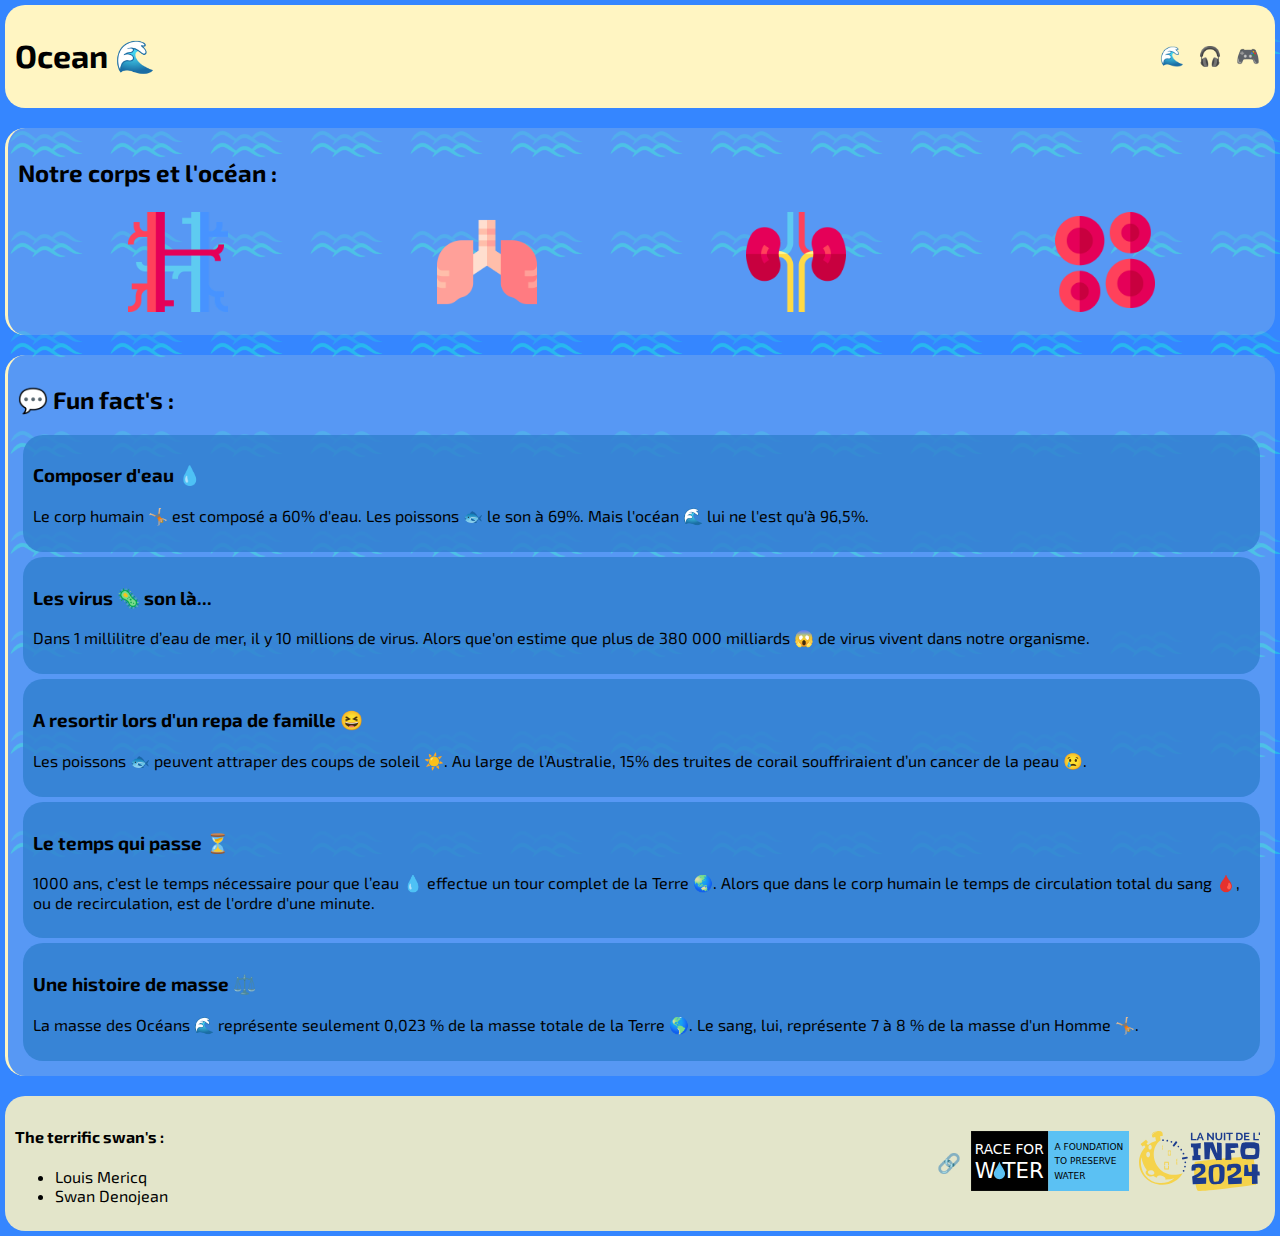
<file: index.html>
<!DOCTYPE html>
<html lang="fr">
<head>
    <meta charset="UTF-8">
    <meta name="viewport" content="width=device-width, initial-scale=1.0">
    <link rel="stylesheet" href="style.css">
    <title>Ocean</title>
</head>
<body>
    <div class='wave'></div>
    <div class='back_wave'></div>
    <header>
        <h1>Ocean 🌊</h1>
        <nav>
            <a href="./index.html">🌊</a>
            <a href="./podcast.html">🎧</a>
            <a href="./emoji.html">🎮</a>
        </nav>
    </header>
    <section>
        <h2>Notre corps et l'océan :</h2>
        <div id="body">
            <div class="body-part">
                <img src="./images/veines.png" alt="coeur" width="100px">
                <article>
                    <h3>Courant et veines 🩸</h3>
                    <p>Les courants océanique 🌊 agissent comme notre sang. ils permettent d'aporter de l'énergie ⚡ partout autours du monde 🌍 et une foi épuisé ils se rechargent 🔌.</p>
                </article>
            </div>
            <div class="body-part">
                <img src="./images/poumons.png" alt="coeur" width="100px">
                <article>
                    <h3>L'océan un poumon pour l'humanité</h3>
                    <p>L'océan 🌊 a produit une grande partie de l'oxigène 💨 présent dans notre atmosphère grâce à la photosynthèse et aux phytoplanctons 🦠.</p>
                </article>
            </div>
            <div class="body-part">
                <img src="./images/reins.png" alt="coeur" width="100px">
                <article>
                    <h3>L'océan le reins de la planète</h3>
                    <p>Il permet également d'absorber et de stocker le Co2. Mais à cause du réchaufement climatique 🌡️ il en absorbe de moins en moins 📉.</p>
                </article>
            </div>
            <div class="body-part">
                <img src="./images/globules-rouges.png" alt="coeur" width="100px">
                <article>
                    <h3>Les globule rouges</h3>
                    <p>...</p>
                </article>
            </div>
        </div>
    </section>
    <section>
        <h2>💬 Fun fact's :</h2>
        <article>
            <h3>Composer d'eau 💧</h3>
            <p>Le corp humain 🤸🏼 est composé a 60% d'eau. Les poissons 🐟 le son à 69%. Mais l'océan 🌊 lui ne l'est qu'à 96,5%.</p>
        </article>
        <article>
            <h3>Les virus 🦠 son là...</h3>
            <p>Dans 1 millilitre d’eau de mer, il y 10 millions de virus. Alors que'on estime que plus de 380 000 milliards 😱 de virus vivent dans notre organisme.</p>
        </article>
        <article>
            <h3>A resortir lors d'un repa de famille 😆</h3>
            <p>Les poissons 🐟 peuvent attraper des coups de soleil ☀️. Au large de l’Australie, 15% des truites de corail souffriraient d’un cancer de la peau 😢.</p>
        </article>
        <article>
            <h3>Le temps qui passe ⏳</h3>
            <p>1000 ans, c'est le temps nécessaire pour que l’eau 💧 effectue un tour complet de la Terre 🌏. Alors que dans le corp humain le temps de circulation total du sang 🩸, ou de recirculation, est de l'ordre d'une minute.</p>
        </article>
        <article>
            <h3>Une histoire de masse ⚖️</h3>
            <p>La masse des Océans 🌊 représente seulement 0,023 % de la masse totale de la Terre 🌎. Le sang, lui, représente 7 à 8 % de la masse d'un Homme 🤸🏼.</p>
        </article>
    </section>
    <footer>
        <div id="nous">
            <h4>The terrific swan's :</h4>
            <ul>
                <li>Louis Mericq</li>
                <li>Swan Denojean</li>
            </ul>
        </div>
        <div id="links">
            <a href="links.html">🔗</a>
            <a href="https://www.raceforwater.org/en/"><img src="./images/Race for Water Foundation.svg" alt="Race for Water Foundation" height="60"></a>
            <a href="https://www.nuitdelinfo.com/"><img src="./images/NDI2024.svg" alt="La Nuit de l'info" height="60"></a>
        </div>
    </footer>
</body>
</html>
</file>
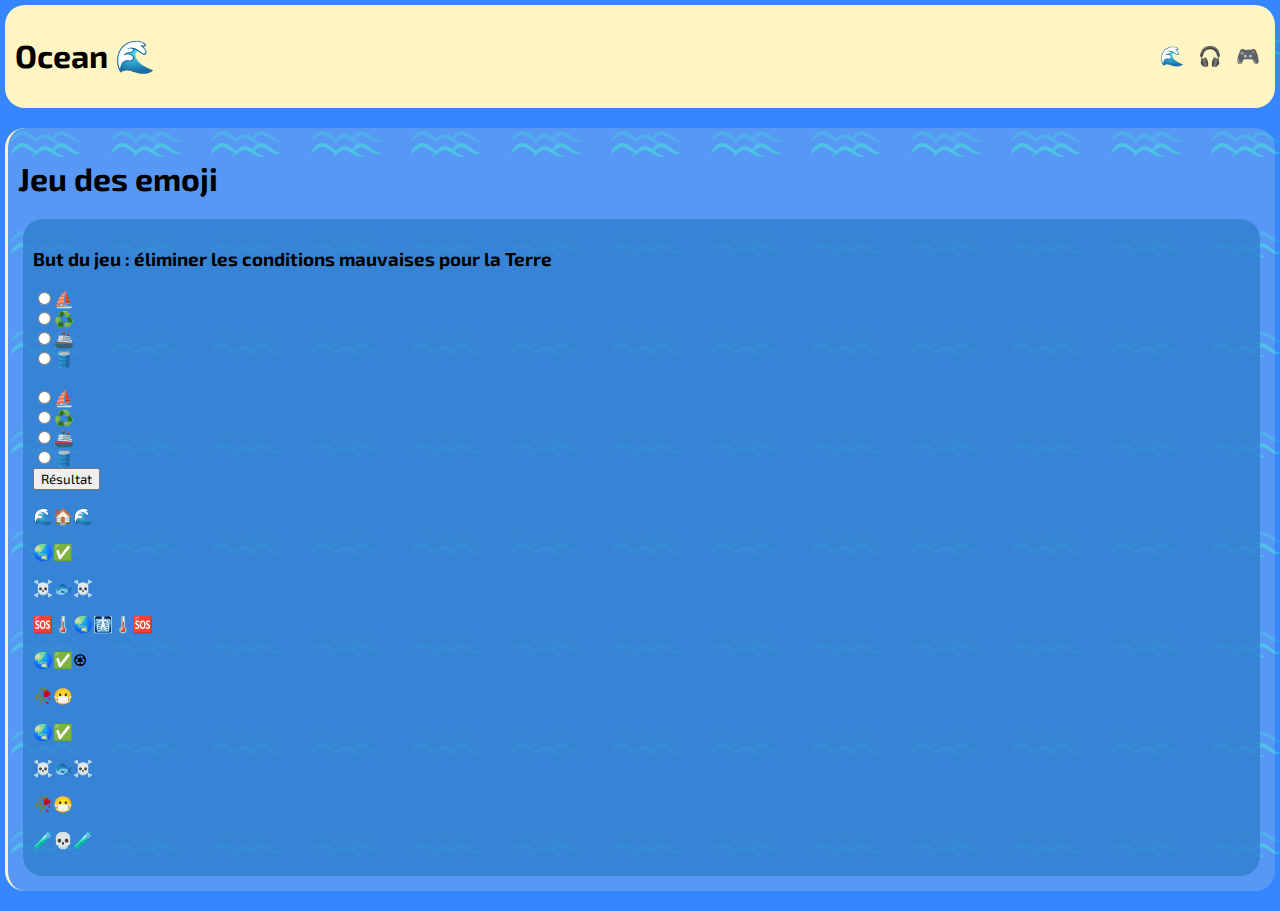
<file: emoji.html>
<!DOCTYPE html>
<html lang="fr">
<head>
    <meta charset="UTF-8">
    <meta name="viewport" content="width=device-width, initial-scale=1.0">
    <link rel="stylesheet" href="style.css">
    <title>emoji</title>
    <style>
        #reponse{
            display:block;              
        }
    </style>
</head>
<body>
    <div class='wave'></div>
    <div class='back_wave'></div>
    <header>
        <h1>Ocean 🌊</h1>
        <nav>
            <a href="./index.html">🌊</a>
            <a href="./podcast.html">🎧</a>
            <a href="./emoji.html">🎮</a>
        </nav>
    </header>
    <section>
        <h1>Jeu des emoji</h1>
        <article>
            <h3>But du jeu : éliminer les conditions mauvaises pour la Terre</h3>
            <input type="radio" name="q1" onclick="p1=1">⛵<br>
            <input type="radio" name="q1" onclick="p1=2">♻️<br>
            <input type="radio" name="q1" onclick="p1=3">🚢<br>
            <input type="radio" name="q1" onclick="p1=4">🛢️<br>
            <br>
            <input type="radio" name="q2" onclick="p2=1">⛵<br>
            <input type="radio" name="q2" onclick="p2=2">♻️<br>
            <input type="radio" name="q2" onclick="p2=3">🚢<br>
            <input type="radio" name="q2" onclick="p2=4">🛢️<br>
            <script>
                var p1 = 0;
                var p2 = 0;
            </script>
            <button id="togg1">Résultat</button>
            <div id="reponse">
                <p id="t8">🌊🏠🌊</p>
                <p id="t2">🌏✅</p>        
                <p id="t4">☠️🐟☠️</p>
                <p id="t10">🆘🌡️🌏🩻🌡️🆘</p>
                <p id="t5">🌏✅♼</p>
                <p id="t3">🥀😷</p>
                <p id="t1">🌏✅</p>
                <p id="t7">☠️🐟☠️</p>
                <p id="t6">🥀😷</p>       
                <p id="t9">🧪💀🧪</p>
                
            </div>
            <script>
                let togg1 = document.getElementById("togg1");        
                togg1.addEventListener("click", () => {
                if(p1==1 && p2==1){
                    t1.style.display = "none";
                } 
                if((p1==1 && p2==2)||(p1==2 && p2==1)){
                    t2.style.display = "none";
                } 
                if((p1==1 && p2==3)||(p1==3 && p2==1)){
                    t3.style.display = "none";
                } 
                if((p1==1 && p2==4)||(p1==4 && p2==1)){
                    t4.style.display = "none";
                } 
                if(p1==2 && p2==2){
                    t5.style.display = "none";
                } 
                if((p1==2 && p2==3)||(p1==3 && p2==2)){
                    t6.style.display = "none";
                } 
                if((p1==2 && p2==4)||(p1==4 && p2==2)){
                    t7.style.display = "none";
                } 
                if(p1==3 && p2==3){
                    t8.style.display = "none";
                } 
                if(p1==4 && p2==4){
                    t9.style.display = "none";
                } 
                if((p1==3 && p2==4)||(p1==4 && p2==3)){
                    t10.style.display = "none";
                }
                })
            </script>
        </article>
    </section>
</body>
</html>
</file>
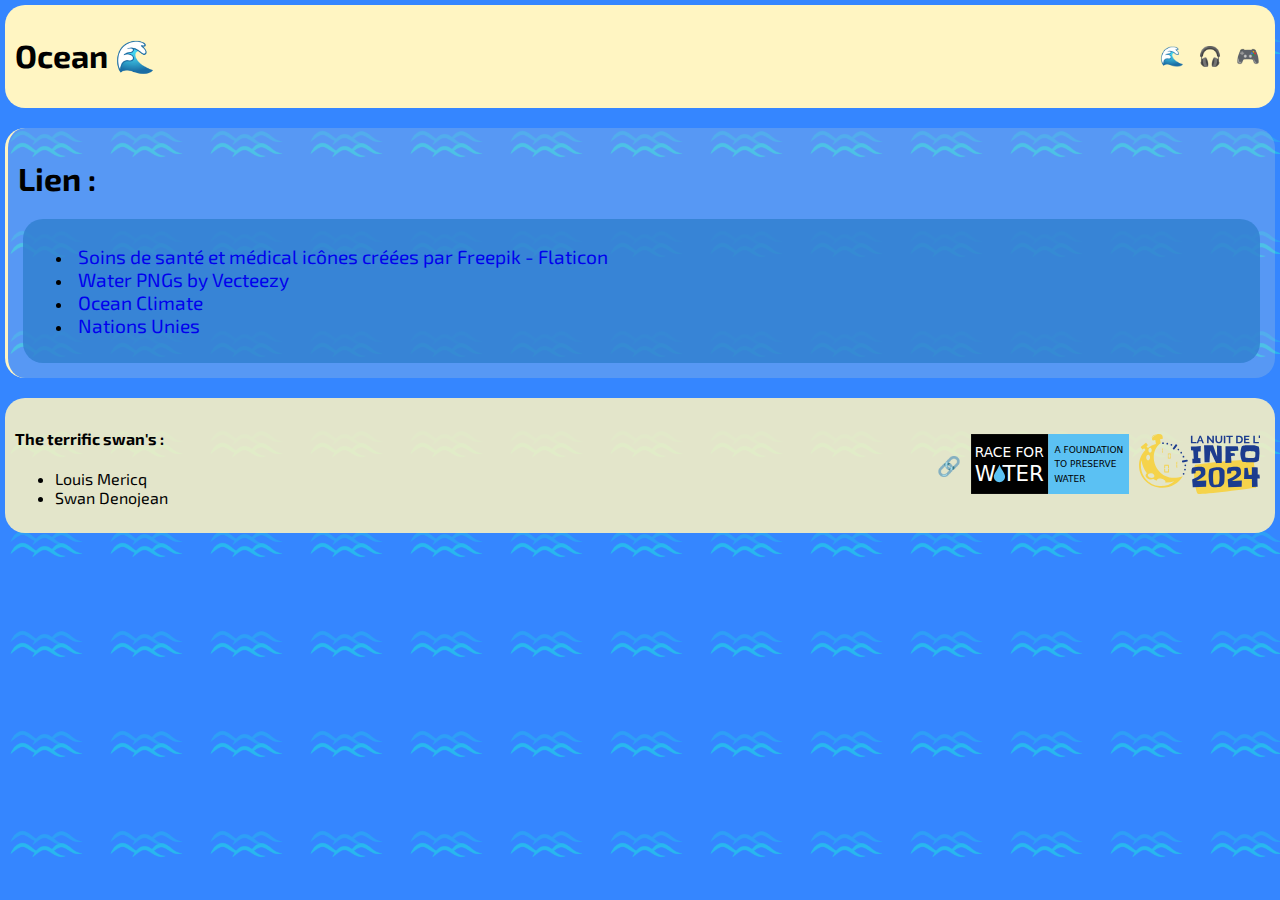
<file: links.html>
<!DOCTYPE html>
<html lang="en">
<head>
    <meta charset="UTF-8">
    <meta name="viewport" content="width=device-width, initial-scale=1.0">
    <link rel="stylesheet" href="style.css">
    <title>Ocean | liens</title>
</head>
<body>
    <div class='wave'></div>
    <div class='back_wave'></div>
    <header>
        <h1>Ocean 🌊</h1>
        <nav>
            <a href="./index.html">🌊</a>
            <a href="./podcast.html">🎧</a>
            <a href="./emoji.html">🎮</a>
        </nav>
    </header>
    <section>
        <h1>Lien :</h1>
        <article>
            <ul>
                <li><a href="https://www.flaticon.com/fr/icones-gratuites/soins-de-sante-et-medical" title="soins de santé et médical icônes">Soins de santé et médical icônes créées par Freepik - Flaticon</a></li>
                <li><a href="https://www.vecteezy.com/free-png/water">Water PNGs by Vecteezy</a></li>
                <li><a href="https://ocean-climate.org/">Ocean Climate</a></li>
                <li><a href="https://www.un.org/fr/climatechange">Nations Unies</a></li>
            </ul>
        </article>
    </section>
    <footer>
        <div id="nous">
            <h4>The terrific swan's :</h4>
            <ul>
                <li>Louis Mericq</li>
                <li>Swan Denojean</li>
            </ul>
        </div>
        <div id="links">
            <a href="links.html">🔗</a>
            <a href="https://www.raceforwater.org/en/"><img src="./images/Race for Water Foundation.svg" alt="Race for Water Foundation" height="60"></a>
            <a href="https://www.nuitdelinfo.com/"><img src="./images/NDI2024.svg" alt="La Nuit de l'info" height="60"></a>
        </div>
    </footer>
</body>
</html>
</file>
<file: style.css>
@import url('https://fonts.googleapis.com/css2?family=Exo+2:ital,wght@0,100..900;1,100..900&display=swap');

* {
    font-family: 'Exo 2';
}

body {
    margin: 0;
    padding: 0;
    background: #3586ff;
}

div.wave, div.back_wave {
    position: absolute;
    width: 100%;
    height: 100%;
    background: url(./images/water-wave.png);
    background-size: 100px;
    z-index: -1;
}

div.wave {
    animation: wave 30s linear infinite;
    animation-delay: 0s;
    bottom: 0px;
}

div.back_wave {
    animation: back_wave 15s linear infinite;
    opacity: 0.5;
    animation-delay: 0s;
    bottom: 12px;
}

@keyframes wave {
    0% {
        background-position-x: 0px; 
    }
    100% {
        background-position-x: -900px; 
    }
}

@keyframes back_wave {
    0% {
        background-position-x: 0px; 
    }
    100% {
        background-position-x: -800px;
    }
}

header {
    margin: 5px;
    padding: 10px;
    background-color: #FFF5C2;
    display: flex;
    justify-content: space-between;
    align-items: center;
    border-radius: 20px;
}

a {
    padding: 5px;
    text-decoration: none;
    font-size: larger;
}

a:hover {
    background-color: #3081D0;
    border-radius: 20px;
}

section {
    margin: 20px 5px;
    padding: 10px;
    border-left: solid #FFF5C2;
    border-radius: 20px;
    background-color: #fff5c22c;
}

article {
    margin: 5px;
    padding: 10px;
    border-radius: 20px;
    background-color: #3080d0d2;
}

#body {
    display: flex;
    margin: 5px;
    justify-content: space-around;
}

#body div {
    margin: 5px;
}

#body div article {
    display: none;
}

#body div:hover article {
    display: block;
}

audio {
    margin: 5px;
}

footer {
    margin: 5px;
    padding: 10px;
    background-color: #fff5c2dc;
    display: flex;
    justify-content: space-between;
    border-radius: 20px;
}

#links {
    display: flex;
    align-items: center;
}

@media only screen and (max-width: 600px) {
    #body {
        flex-direction: column;
        justify-content: center;
    }

    #body div img {
        margin: 5px;
    }

    #links{
        flex-direction: column;
    }
}
</file>
